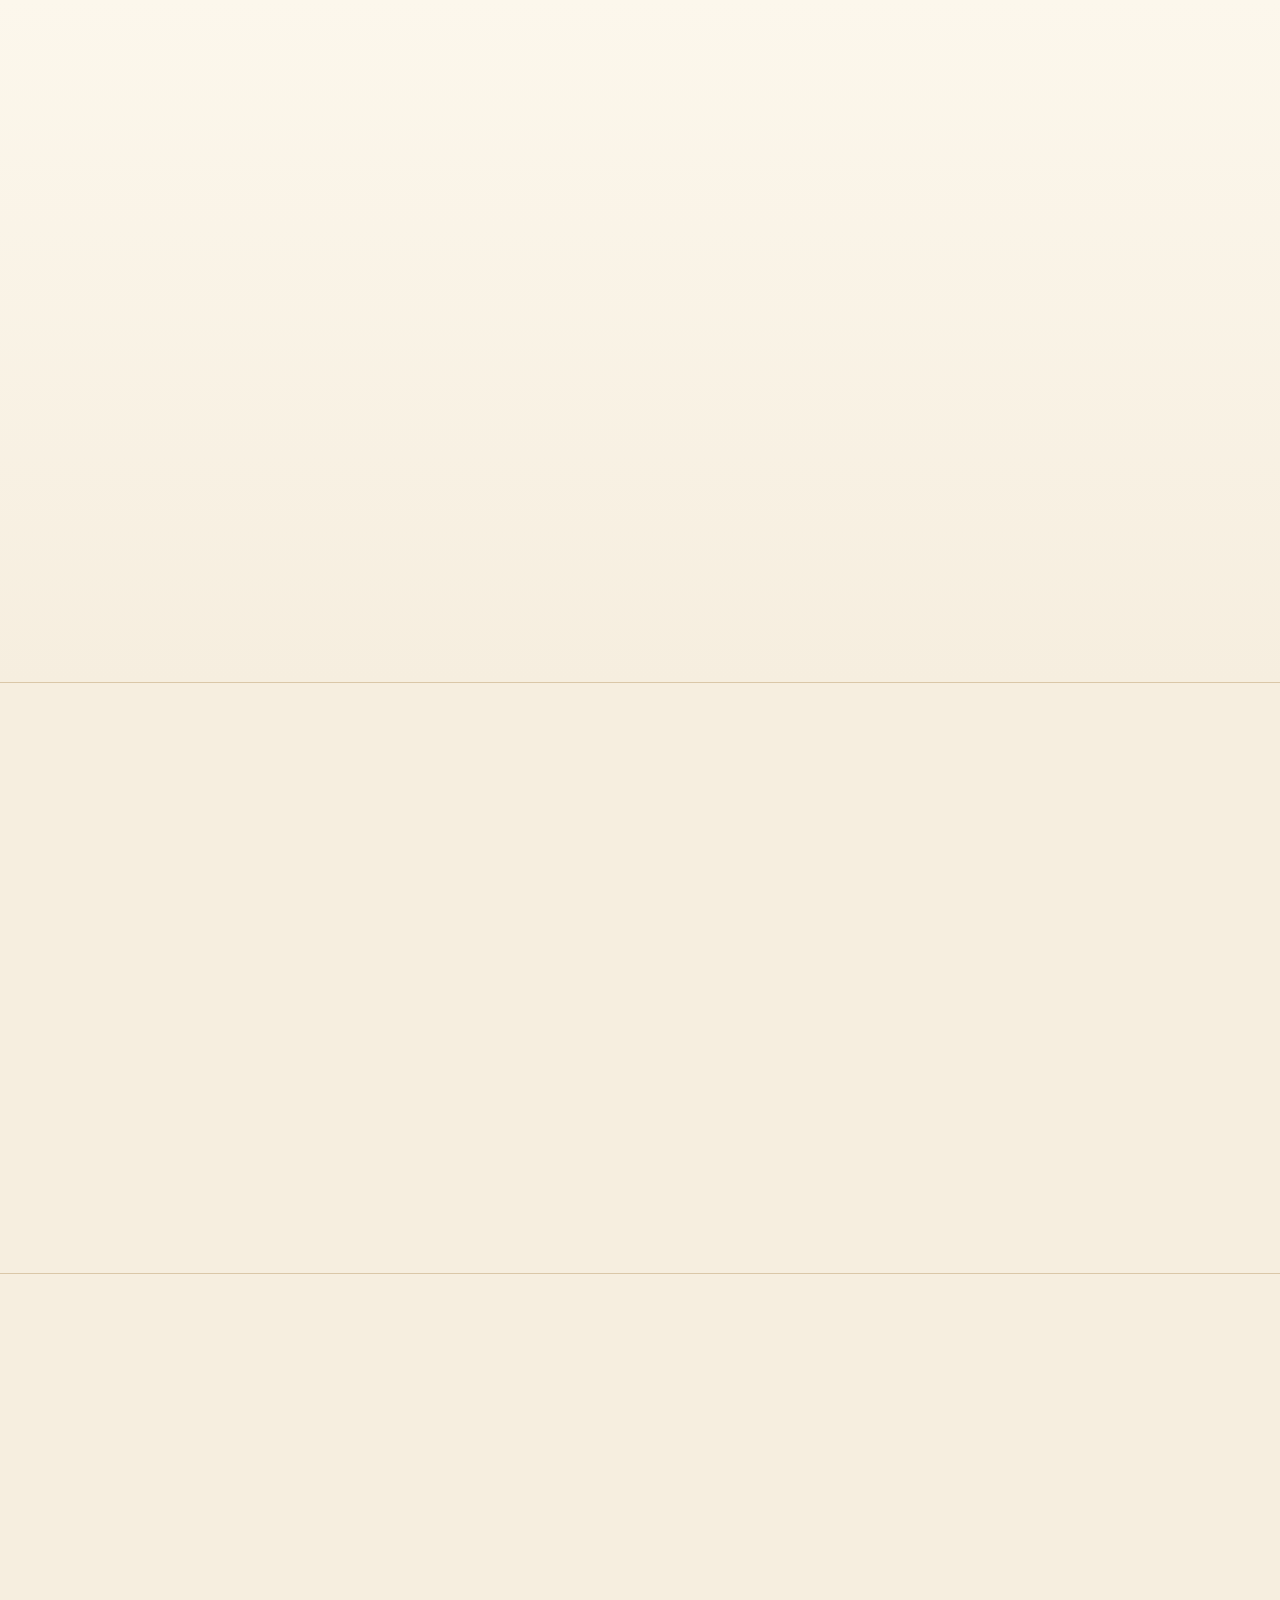
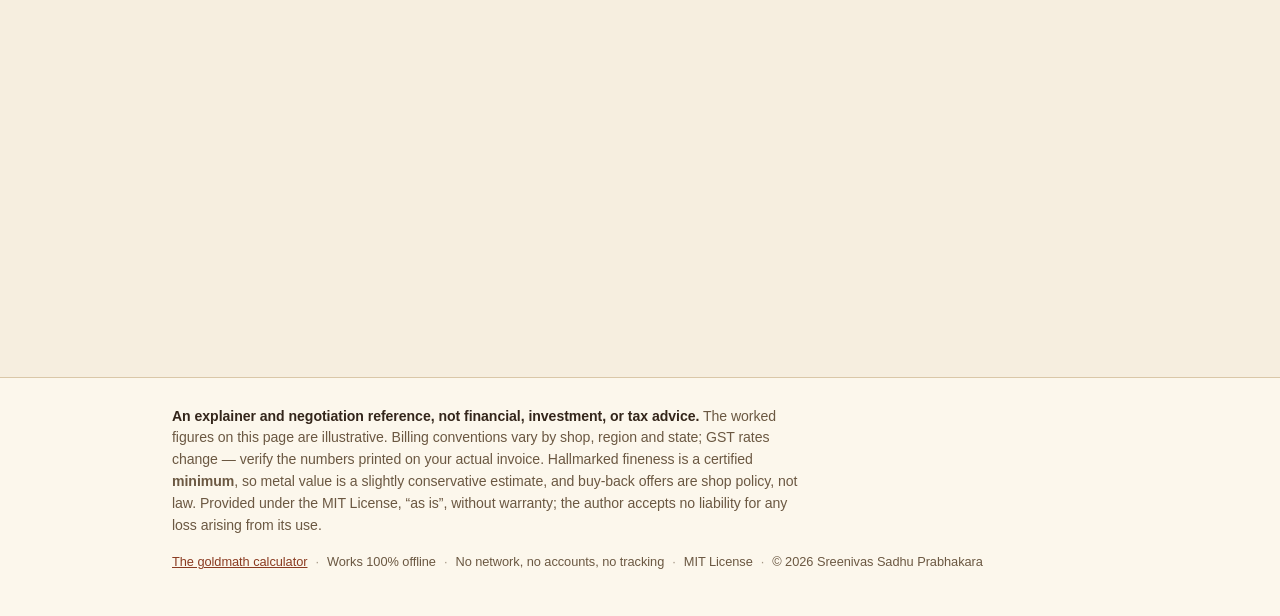
<file: index.html>
<!doctype html>
<html lang="en">
<head>
  <meta charset="utf-8">
  <meta name="viewport" content="width=device-width, initial-scale=1">
  <meta http-equiv="Content-Security-Policy" content="default-src 'self'; connect-src 'none'; img-src 'self' data:; base-uri 'none'; form-action 'none'; frame-ancestors 'none'; object-src 'none'">
  <title>How a gold jewellery price is built — making charges, wastage &amp; GST explained</title>
  <meta name="description" content="An animated explainer of how a gold jewellery bill is built — metal value, wastage, making charges and GST — and which rupees are fixed and which are negotiable. Runs offline, tracks nothing.">
  <meta name="color-scheme" content="dark light">
  <link rel="canonical" href="https://sreenivas-sadhu-prabhakara.github.io/goldmath-explained/">
  <meta name="robots" content="index, follow, max-image-preview:large">
  <meta name="author" content="Sreenivas Sadhu Prabhakara">
  <meta name="keywords" content="how gold jewellery price is calculated, gold making charges explained, wastage charges gold, GST on gold jewellery, negotiable making charges, BIS hallmark 916 explained, gold buyback melt value, gold price breakdown">
  <meta name="theme-color" content="#241711" media="(prefers-color-scheme: dark)">
  <meta name="theme-color" content="#F6EEDF" media="(prefers-color-scheme: light)">

  <!-- Open Graph -->
  <meta property="og:type" content="website">
  <meta property="og:site_name" content="goldmath — explained">
  <meta property="og:title" content="How a gold jewellery price is built — making charges, wastage &amp; GST explained">
  <meta property="og:description" content="An animated walk-through of the jeweller's quote: which rupees are FIXED (metal + GST) and which are NEGOTIABLE (making + wastage).">
  <meta property="og:url" content="https://sreenivas-sadhu-prabhakara.github.io/goldmath-explained/">
  <meta property="og:locale" content="en_IN">
  <meta property="og:image" content="https://sreenivas-sadhu-prabhakara.github.io/goldmath-explained/og-image.png">
  <meta property="og:image:width" content="1200">
  <meta property="og:image:height" content="630">
  <meta property="og:image:alt" content="A debossed 916 hallmark punch above a fixed / negotiable gold-price split bar">

  <!-- Twitter -->
  <meta name="twitter:card" content="summary_large_image">
  <meta name="twitter:title" content="How a gold jewellery price is built — making charges, wastage &amp; GST explained">
  <meta name="twitter:description" content="An animated walk-through of the jeweller's quote: which rupees are fixed and which are negotiable. Private, offline.">
  <meta name="twitter:image" content="https://sreenivas-sadhu-prabhakara.github.io/goldmath-explained/og-image.png">
  <meta name="twitter:image:alt" content="A debossed 916 hallmark punch above a fixed / negotiable gold-price split bar">

  <link rel="stylesheet" href="styles.css">
  <link rel="icon" href="favicon.svg" type="image/svg+xml">
  <link rel="apple-touch-icon" href="apple-touch-icon.png">
  <link rel="manifest" href="manifest.webmanifest">

  <!-- Structured data (data block; not affected by script-src) -->
  <script type="application/ld+json">
  {
    "@context": "https://schema.org",
    "@type": "WebApplication",
    "name": "goldmath — explained",
    "description": "An animated, offline explainer of how a gold jewellery price is built from metal value, wastage, making charges and GST, and which parts of the bill are fixed and which are negotiable. Links to the free goldmath calculator.",
    "url": "https://sreenivas-sadhu-prabhakara.github.io/goldmath-explained/",
    "applicationCategory": "EducationApplication",
    "operatingSystem": "Any (modern web browser)",
    "browserRequirements": "Requires a modern web browser.",
    "isAccessibleForFree": true,
    "offers": { "@type": "Offer", "price": "0", "priceCurrency": "INR" },
    "license": "https://opensource.org/licenses/MIT",
    "author": { "@type": "Person", "name": "Sreenivas Sadhu Prabhakara" },
    "softwareVersion": "0.1.0",
    "featureList": [
      "Animated breakdown of a gold jewellery bill line by line",
      "Explains metal value using stamped BIS fineness (916, not 22/24)",
      "Shows wastage and making charges as the negotiable rupees",
      "Explains the two GST conventions on gold",
      "Explains buy-back / melt value and why making charges never return",
      "Runs 100% offline — the page blocks every network request"
    ]
  }
  </script>
  <script type="application/ld+json">
  {
    "@context": "https://schema.org",
    "@type": "FAQPage",
    "mainEntity": [
      {
        "@type": "Question",
        "name": "How is a gold jewellery price calculated?",
        "acceptedAnswer": {
          "@type": "Answer",
          "text": "A gold jewellery bill is metal value (gross weight times the stamped BIS fineness times the rate) plus wastage, plus making charges, plus GST, plus any stones. Metal value and GST are effectively fixed; wastage and making charges are shop policy and therefore negotiable. This explainer animates each of those layers."
        }
      },
      {
        "@type": "Question",
        "name": "Which parts of a gold bill are negotiable?",
        "acceptedAnswer": {
          "@type": "Answer",
          "text": "The making charges and wastage (VA) are pure shop policy, so they are the negotiable rupees. The metal value follows the board rate and the hallmarked purity, and GST is statutory — those are fixed. Knowing the exact negotiable figure is the whole point of the goldmath calculator."
        }
      },
      {
        "@type": "Question",
        "name": "Why is 22-carat gold stamped 916 and not 22 by 24?",
        "acceptedAnswer": {
          "@type": "Answer",
          "text": "Under BIS standard IS 1417, hallmarked 22-carat gold is stamped 916 — a certified minimum of 91.6% purity — rather than 22/24 which is 91.667%. Using the stamped fineness makes the metal-value estimate slightly conservative and honest."
        }
      },
      {
        "@type": "Question",
        "name": "Does this explainer or the goldmath app track what I am pricing?",
        "acceptedAnswer": {
          "@type": "Answer",
          "text": "No. Both pages set a Content-Security-Policy with connect-src 'none', so the browser itself physically blocks every network request. There are no fonts, scripts, images, or analytics loaded from anywhere else. Nothing about what you are pricing can leave your device."
        }
      }
    ]
  }
  </script>
</head>
<body>
  <a class="skip-link" href="#main">Skip to the explainer</a>

  <!-- progress rail -->
  <div class="rail" aria-hidden="true"><span class="rail__fill" id="railFill"></span></div>

  <!-- ============ HERO ============ -->
  <header class="hero" id="top">
    <div class="hero__inner reveal">
      <div class="brand">
        <svg class="brand__mark" viewBox="0 0 32 32" aria-hidden="true">
          <rect width="32" height="32" rx="7" fill="#C1552F"/>
          <rect x="3" y="3" width="26" height="26" rx="5" fill="none" stroke="#8A3B21" stroke-width="1.6"/>
          <text x="16" y="21.5" text-anchor="middle" font-family="system-ui, -apple-system, sans-serif" font-weight="800" font-size="13" letter-spacing="-0.5" fill="#FCF7EC">916</text>
        </svg>
        <span class="brand__word">goldmath</span>
        <span class="brand__tag">explained</span>
      </div>
      <p class="eyebrow">BIS purity &middot; wastage &middot; making &middot; GST &middot; the negotiable split</p>
      <h1 class="hero__title">How a gold jewellery price is built&nbsp;&mdash; making charges, wastage &amp; GST explained</h1>
      <p class="hero__lede">
        At the counter you're handed one number. Inside it are rupees that are effectively
        <span class="hl hl--fix">fixed</span> and rupees that are pure shop policy&mdash;and therefore
        <span class="hl hl--neg">negotiable</span>. Scroll to watch the bill come apart, layer by layer.
      </p>
      <div class="hero__cta">
        <a class="btn btn--primary" href="https://sreenivas-sadhu-prabhakara.github.io/goldmath/">Open the goldmath calculator</a>
        <a class="btn btn--ghost" href="#problem">See how it works</a>
      </div>
      <p class="scrollcue" aria-hidden="true"><span>scroll</span><svg viewBox="0 0 24 24" width="20" height="20"><path d="M12 4v14m0 0l-6-6m6 6l6-6" fill="none" stroke="currentColor" stroke-width="2" stroke-linecap="round" stroke-linejoin="round"/></svg></p>
    </div>
  </header>

  <main id="main">

    <!-- ============ 1. THE PROBLEM ============ -->
    <section class="scene" id="problem" aria-labelledby="problemHeading">
      <div class="scene__inner reveal">
        <p class="scene__kicker">The problem</p>
        <h2 class="scene__title" id="problemHeading">The shop shows you a total. It hides the split.</h2>
        <p class="scene__body">
          You ask the price of a bangle. The reply is a single figure &mdash; say <strong>&#8377;1,08,000</strong>.
          Whether that's fair depends entirely on numbers the shop didn't break out. Most online
          &ldquo;gold calculators&rdquo; make it worse: they fetch a <em>live</em> rate you can't check against the
          board in front of you, or they quietly fold making charges into the metal price.
        </p>
        <div class="lump" aria-hidden="true">
          <div class="lump__coin">
            <svg viewBox="0 0 120 120"><circle cx="60" cy="60" r="54" class="coin__disc"/><circle cx="60" cy="60" r="44" class="coin__ring"/><text x="60" y="72" text-anchor="middle" class="coin__num">916</text></svg>
          </div>
          <div class="lump__total">
            <span class="lump__label">The one number you get</span>
            <span class="lump__num" data-count="108000">&#8377;1,08,000</span>
            <span class="lump__q">&hellip; built from what?</span>
          </div>
        </div>
      </div>
    </section>

    <!-- ============ 2. THE STACK / HOW IT SOLVES ============ -->
    <section class="scene scene--stack" id="stack" aria-labelledby="stackHeading">
      <div class="scene__inner reveal">
        <p class="scene__kicker">How it comes apart</p>
        <h2 class="scene__title" id="stackHeading">Rebuild the total from what you can see on the board.</h2>
        <p class="scene__body">
          Enter the gross weight, pick the hallmark purity, type the rate off the board, add the
          wastage and making the shop quoted, and the bill rebuilds itself line by line. Watch each
          layer stack up &mdash; and note the stamp on the right of every line.
        </p>

        <ul class="stack" id="stackList" aria-label="The layers that make up a gold jewellery bill">
          <li class="layer layer--fix" style="--i:0">
            <span class="layer__bar"><span class="layer__fill"></span></span>
            <span class="layer__name">Metal value <em>10&nbsp;g &times; 916 &times; rate</em></span>
            <span class="layer__val">&#8377;91,600</span>
            <span class="stamp stamp--fix">&#9670;&nbsp;Fixed</span>
          </li>
          <li class="layer layer--neg" style="--i:1">
            <span class="layer__bar"><span class="layer__fill"></span></span>
            <span class="layer__name">Wastage (VA) <em>8% of weight, at metal rate</em></span>
            <span class="layer__val">&#8377;7,328</span>
            <span class="stamp stamp--neg">&#9671;&nbsp;Negotiable</span>
          </li>
          <li class="layer layer--neg" style="--i:2">
            <span class="layer__bar"><span class="layer__fill"></span></span>
            <span class="layer__name">Making charges <em>&#8377;550 / gram</em></span>
            <span class="layer__val">&#8377;5,500</span>
            <span class="stamp stamp--neg">&#9671;&nbsp;Negotiable</span>
          </li>
          <li class="layer layer--fix" style="--i:3">
            <span class="layer__bar"><span class="layer__fill"></span></span>
            <span class="layer__name">GST <em>3% composite on the value</em></span>
            <span class="layer__val">&#8377;3,132</span>
            <span class="stamp stamp--fix">&#9670;&nbsp;Fixed</span>
          </li>
        </ul>
        <p class="stack__note">
          A worked example: 10&nbsp;g at 22K&nbsp;<strong>916</strong>, a 24K board rate of
          &#8377;10,000/g, 8% wastage, &#8377;550/g making, composite 3% GST.
        </p>
      </div>
    </section>

    <!-- ============ 3. THE MOTIF: FIXED VS NEGOTIABLE SPLIT ============ -->
    <section class="scene scene--split" id="split" aria-labelledby="splitHeading">
      <div class="scene__inner reveal">
        <p class="scene__kicker">The headline</p>
        <h2 class="scene__title" id="splitHeading">Now colour it: which rupees can actually move?</h2>
        <p class="scene__body">
          Metal value and GST follow the rate and the law &mdash; they're <span class="hl hl--fix">fixed</span>.
          Wastage and making charges are shop policy &mdash; they're <span class="hl hl--neg">negotiable</span>.
          goldmath puts that one figure at the top of every quote.
        </p>

        <div class="splitcard">
          <div class="splitcard__headline">
            <span class="splitcard__label">Negotiable</span>
            <span class="splitcard__big">&#8377;12,828</span>
            <span class="splitcard__sub">&asymp;&nbsp;12% of this quote</span>
          </div>
          <div class="splitbar" role="img" aria-label="About 88% of this quote is fixed metal value and GST; about 12% is negotiable making and wastage">
            <span class="splitbar__seg splitbar__seg--fix" id="segFix"><span class="splitbar__tick">&#9670; Fixed</span></span>
            <span class="splitbar__seg splitbar__seg--neg" id="segNeg"><span class="splitbar__tick">&#9671; Negotiable</span></span>
          </div>
          <div class="splitcard__legend">
            <span class="tag tag--fix">&#9670; Fixed &mdash; metal + GST <b>&#8377;94,732</b></span>
            <span class="tag tag--neg">&#9671; Negotiable &mdash; making + wastage <b>&#8377;12,828</b></span>
          </div>
        </div>
        <p class="split__foot">The dashed edge on the negotiable side is an invitation: that's where the strike-through goes.</p>
      </div>
    </section>

    <!-- ============ 4. THE HALLMARK / 916 ============ -->
    <section class="scene scene--hallmark" id="hallmark" aria-labelledby="hallmarkHeading">
      <div class="scene__inner reveal">
        <p class="scene__kicker">The honest number</p>
        <h2 class="scene__title" id="hallmarkHeading">It uses the stamp, not the fraction.</h2>
        <div class="hallmark">
          <div class="punch" aria-hidden="true"><span>916</span></div>
          <div class="hallmark__body">
            <p class="scene__body">
              Under BIS standard IS&nbsp;1417, hallmarked 22-carat gold is stamped <strong>916</strong> &mdash; a
              certified <em>minimum</em> of 91.6% purity. The tempting shortcut is 22&nbsp;&divide;&nbsp;24&nbsp;=&nbsp;91.667%.
              goldmath deliberately uses the stamped <strong>916/1000</strong>, so the metal value is a slightly
              conservative, honest estimate rather than a rosy one. Every purity grade &mdash; 14K585 up to 24K995 &mdash;
              is cited to its source with the date it was verified.
            </p>
          </div>
        </div>
      </div>
    </section>

    <!-- ============ 5. THE PRIVACY GUARANTEE ============ -->
    <section class="scene scene--privacy" id="privacy" aria-labelledby="privacyHeading">
      <div class="scene__inner reveal">
        <p class="scene__kicker">Enforced, not promised</p>
        <h2 class="scene__title" id="privacyHeading">It can't leak what you're pricing &mdash; the browser blocks it.</h2>
        <div class="privacy">
          <div class="privacy__diagram" role="img" aria-label="Diagram: the app runs inside your browser; an outbound network request is blocked by the page's own security policy">
            <div class="node node--app">Your quote<br><small>runs in this browser</small></div>
            <div class="wall">
              <span class="wall__arrow"></span>
              <span class="wall__x">&#10005;</span>
              <span class="wall__caption">connect&#8209;src&nbsp;'none'</span>
            </div>
            <div class="node node--net">The&nbsp;internet<br><small>never reached</small></div>
          </div>
          <p class="scene__body">
            A strict Content-Security-Policy sets <code>connect-src 'none'</code>. That means the page
            <strong>cannot</strong> make a network request even if it tried &mdash; no live rate is fetched, no
            analytics fire, nothing about your bangle ever leaves the device. There are no external fonts,
            scripts, or images either. Saved quotes live only in your browser's local storage.
          </p>
        </div>
      </div>
    </section>

    <!-- ============ 6. FEATURE TOUR ============ -->
    <section class="scene scene--tour" id="tour" aria-labelledby="tourHeading">
      <div class="scene__inner reveal">
        <p class="scene__kicker">What else it does</p>
        <h2 class="scene__title" id="tourHeading">A short tour of the calculator.</h2>
        <ul class="tour">
          <li class="feat" style="--i:0">
            <span class="feat__mark" aria-hidden="true">&#8644;</span>
            <h3 class="feat__title">Verify a bill</h3>
            <p>Type the total the shop wrote down and goldmath back-solves the implied making charge &mdash; the number to open your haggle with.</p>
          </li>
          <li class="feat" style="--i:1">
            <span class="feat__mark" aria-hidden="true">&#9878;</span>
            <h3 class="feat__title">Buy-back / melt value</h3>
            <p>The honest ceiling on what the same ornament fetches on exchange &mdash; net weight &times; fineness &times; rate, with making, wastage and GST stripped out.</p>
          </li>
          <li class="feat" style="--i:2">
            <span class="feat__mark" aria-hidden="true">&#9707;</span>
            <h3 class="feat__title">Compare two shops</h3>
            <p>Set Quote&nbsp;A and Quote&nbsp;B for the same ornament and see whose making + wastage is higher, and by exactly how much.</p>
          </li>
          <li class="feat" style="--i:3">
            <span class="feat__mark" aria-hidden="true">&#167;</span>
            <h3 class="feat__title">Two GST conventions</h3>
            <p>Composite 3% on the full value, or split 3% on goods + 5% on separately-billed making. The active assumption is always printed, never silent.</p>
          </li>
          <li class="feat" style="--i:4">
            <span class="feat__mark" aria-hidden="true">&#128190;</span>
            <h3 class="feat__title">Save &amp; print</h3>
            <p>Name and save quotes in your browser, copy a text summary, or print to PDF &mdash; no accounts, no cloud.</p>
          </li>
          <li class="feat" style="--i:5">
            <span class="feat__mark" aria-hidden="true">&#128269;</span>
            <h3 class="feat__title">Cited constants</h3>
            <p>Every purity grade, GST rate and the tola conversion is shown with its source and verified-on date. The maths reads those numbers &mdash; it never duplicates them.</p>
          </li>
        </ul>
      </div>
    </section>

    <!-- ============ 7. CTA ============ -->
    <section class="scene scene--cta" id="cta" aria-labelledby="ctaHeading">
      <div class="scene__inner reveal">
        <div class="finalcard">
          <div class="punch punch--sm" aria-hidden="true"><span>916</span></div>
          <h2 class="finalcard__title" id="ctaHeading">Now price the real thing.</h2>
          <p class="finalcard__body">
            Take the rate off the board, type it in, and see exactly which rupees you can push on.
            Free, offline, and it tells no one what you're buying.
          </p>
          <a class="btn btn--primary btn--lg" href="https://sreenivas-sadhu-prabhakara.github.io/goldmath/">Open the goldmath calculator &rarr;</a>
          <p class="finalcard__url">sreenivas-sadhu-prabhakara.github.io/goldmath</p>
        </div>
      </div>
    </section>
  </main>

  <!-- ============ FOOTER ============ -->
  <footer class="foot">
    <div class="foot__inner">
      <p class="foot__disclaimer">
        <strong>An explainer and negotiation reference, not financial, investment, or tax advice.</strong>
        The worked figures on this page are illustrative. Billing conventions vary by shop, region and
        state; GST rates change &mdash; verify the numbers printed on your actual invoice. Hallmarked
        fineness is a certified <em>minimum</em>, so metal value is a slightly conservative estimate, and
        buy-back offers are shop policy, not law. Provided under the MIT License, &ldquo;as is&rdquo;, without
        warranty; the author accepts no liability for any loss arising from its use.
      </p>
      <p class="foot__meta">
        <a href="https://sreenivas-sadhu-prabhakara.github.io/goldmath/">The goldmath calculator</a>
        <span class="foot__dot">&middot;</span>
        <span>Works 100% offline</span><span class="foot__dot">&middot;</span>
        <span>No network, no accounts, no tracking</span><span class="foot__dot">&middot;</span>
        <span>MIT&nbsp;License</span><span class="foot__dot">&middot;</span>
        <span>&copy; 2026 Sreenivas&nbsp;Sadhu&nbsp;Prabhakara</span>
      </p>
    </div>
  </footer>

  <script src="app.js" defer></script>
</body>
</html>
</file>
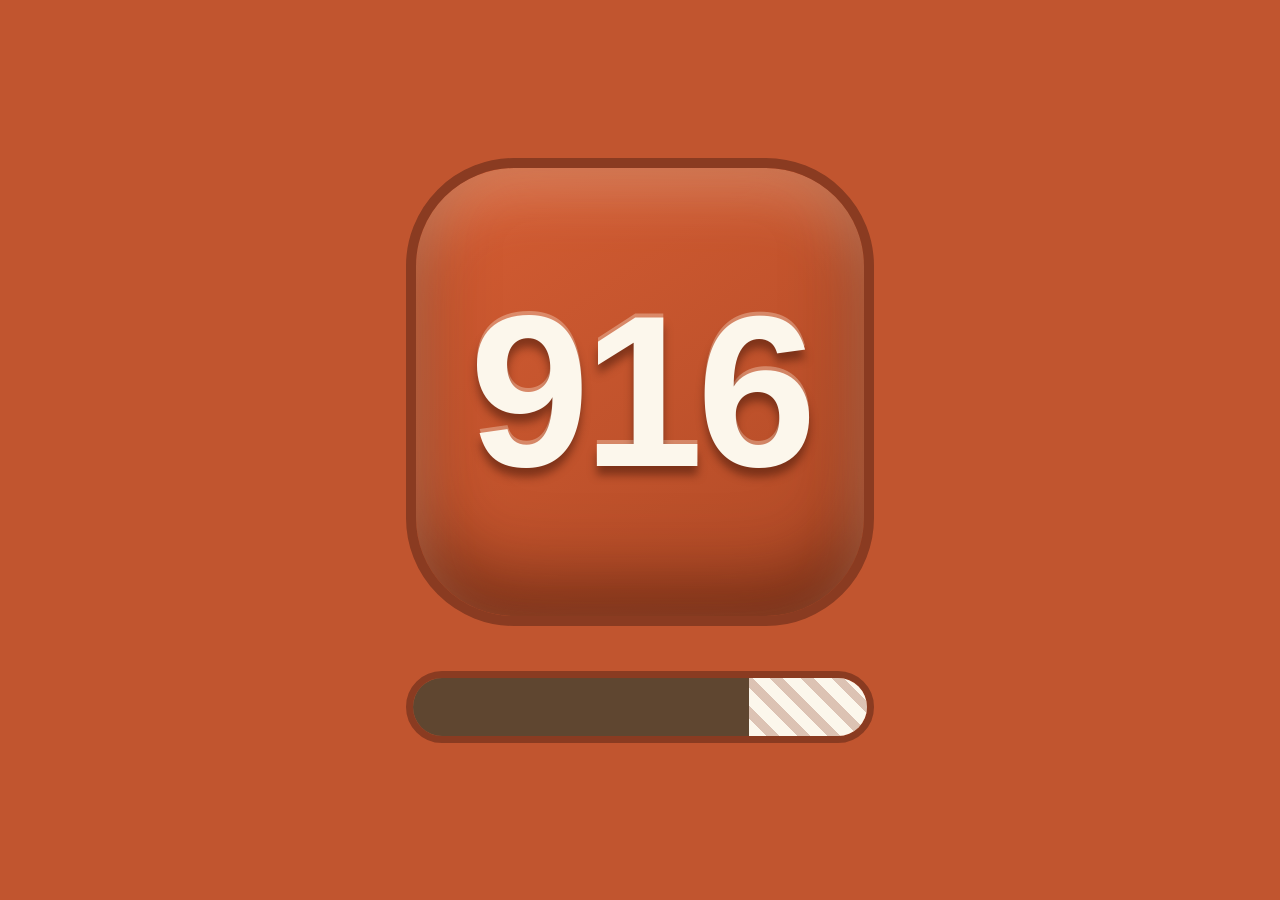
<file: assets/icon.html>
<!doctype html>
<html lang="en">
<head>
<meta charset="utf-8">
<style>
  * { box-sizing: border-box; margin: 0; padding: 0; }
  html, body { width: 100%; height: 100%; overflow: hidden; background: #C1552F; }
  body { display: grid; place-items: center; }
  /* 12% safe padding -> content fills the middle 76vmin */
  .art {
    width: 76vmin; height: 76vmin;
    display: flex; flex-direction: column; align-items: center; justify-content: center; gap: 5vmin;
  }
  .punch {
    width: 52vmin; height: 52vmin; border-radius: 12vmin;
    background: linear-gradient(145deg, #d55d33, #b04a26);
    display: grid; place-items: center;
    box-shadow: inset 0 3vmin 6vmin rgba(255,220,190,0.30),
                inset 0 -4vmin 8vmin rgba(60,20,8,0.55);
    border: 1.2vmin solid #8A3B21;
  }
  .punch span {
    font-family: ui-sans-serif, -apple-system, "Segoe UI", Roboto, sans-serif;
    font-size: 24vmin; font-weight: 800; letter-spacing: -0.03em; color: #FCF7EC;
    text-shadow: 0 1vmin 1vmin rgba(60,20,8,0.5), 0 -0.5vmin 0 rgba(255,235,215,0.35);
  }
  /* the fixed/negotiable split bar beneath the punch — the explainer's tell */
  .bar {
    width: 52vmin; height: 8vmin; border-radius: 999px; overflow: hidden; display: flex;
    border: 0.8vmin solid #8A3B21;
  }
  .bar .fix { width: 74%; background: #5f4630; }
  .bar .neg { width: 26%; background: #FCF7EC;
    background-image: repeating-linear-gradient(45deg, transparent, transparent 1.4vmin, rgba(138,59,33,0.28) 1.4vmin, rgba(138,59,33,0.28) 2.4vmin); }
</style>
</head>
<body>
  <div class="art">
    <div class="punch"><span>916</span></div>
    <div class="bar"><div class="fix"></div><div class="neg"></div></div>
  </div>
</body>
</html>
</file>
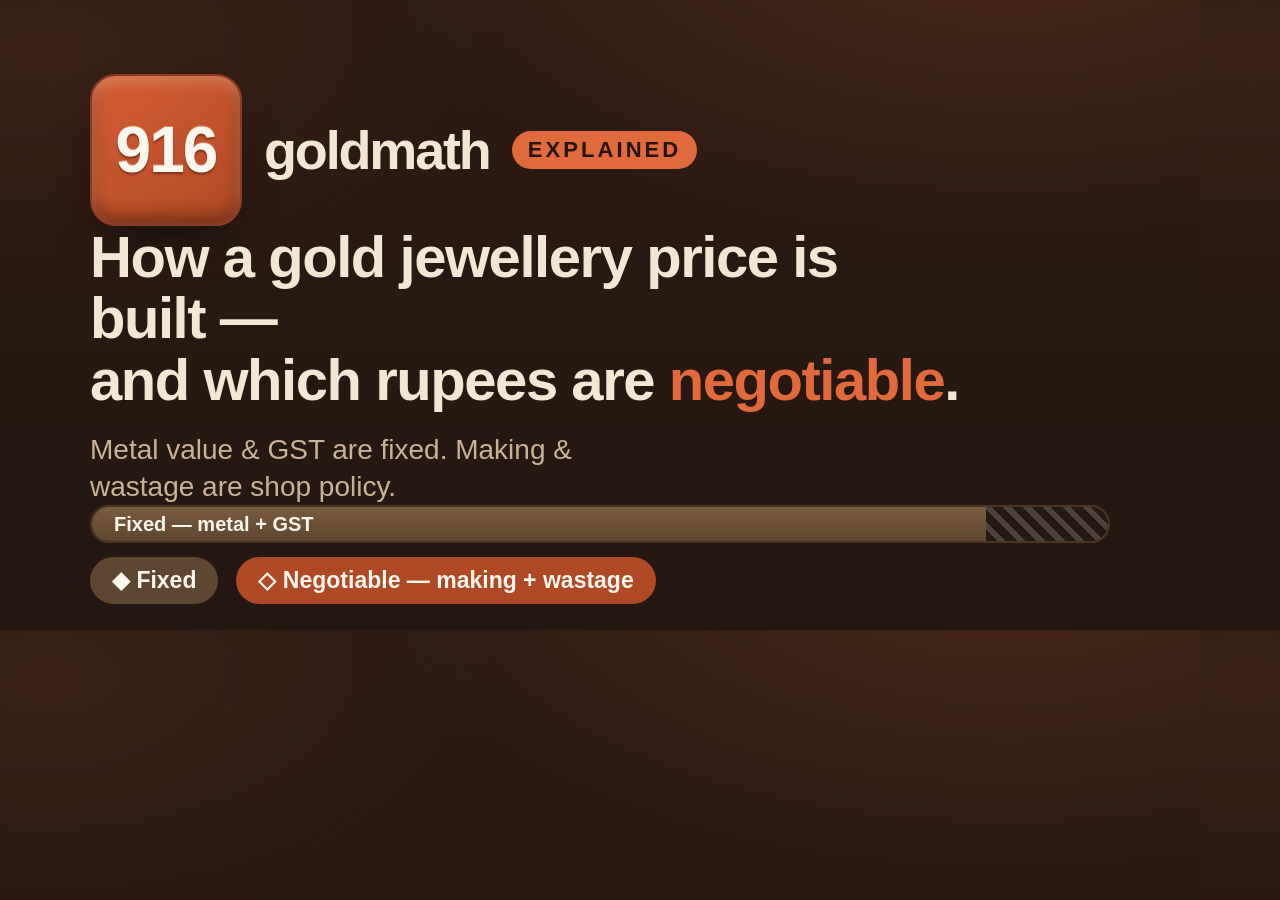
<file: assets/og.html>
<!doctype html>
<html lang="en">
<head>
<meta charset="utf-8">
<style>
  :root {
    --ink: #F2E7D4; --soft: #C9B295;
    --accent: #E06A3C; --accent-deep: #B04A26;
    --cream: #FCF7EC;
    --sans: ui-sans-serif, -apple-system, "Segoe UI", Roboto, "Noto Sans", sans-serif;
  }
  * { box-sizing: border-box; margin: 0; padding: 0; }
  html, body { width: 1200px; height: 630px; overflow: hidden; }
  body {
    position: relative; font-family: var(--sans); color: var(--ink);
    -webkit-font-smoothing: antialiased;
    background:
      radial-gradient(1100px 560px at 84% -12%, rgba(224,106,60,0.16), transparent 60%),
      radial-gradient(820px 460px at 4% 8%, rgba(193,85,47,0.10), transparent 55%),
      linear-gradient(180deg, #2b1a12 0%, #241711 100%);
  }
  .frame { position: absolute; inset: 0; padding: 74px 90px; display: flex; flex-direction: column; justify-content: space-between; }

  .brand { display: flex; align-items: center; gap: 22px; }
  .punch {
    width: 152px; height: 152px; border-radius: 26px;
    background: linear-gradient(145deg, #d55d33, #b04a26);
    display: grid; place-items: center;
    box-shadow: inset 0 6px 12px rgba(255,220,190,0.30),
                inset 0 -8px 16px rgba(60,20,8,0.55),
                0 22px 48px -20px rgba(0,0,0,0.7);
    border: 2px solid #8A3B21;
  }
  .punch span {
    font-size: 64px; font-weight: 800; letter-spacing: -0.03em; color: var(--cream);
    text-shadow: 0 2px 2px rgba(60,20,8,0.5), 0 -1px 0 rgba(255,235,215,0.35);
  }
  .brand__word { font-size: 54px; font-weight: 800; letter-spacing: -0.04em; }
  .brand__tag {
    font-size: 22px; font-weight: 700; text-transform: uppercase; letter-spacing: 0.14em;
    color: #24140C; background: var(--accent); padding: 6px 16px; border-radius: 999px;
  }

  .headline { max-width: 940px; }
  .headline h1 { font-size: 58px; font-weight: 800; letter-spacing: -0.025em; line-height: 1.06; }
  .headline h1 .neg { color: var(--accent); }
  .headline p { margin-top: 22px; font-size: 28px; font-weight: 500; color: var(--soft); max-width: 34ch; line-height: 1.3; }

  .splitwrap { display: flex; flex-direction: column; gap: 14px; }
  .bar { display: flex; height: 38px; border-radius: 999px; overflow: hidden; border: 2px solid #4A3324; }
  .bar .fix { width: 88%; background: linear-gradient(180deg,#7a5c3e,#5f4630); display: flex; align-items: center; padding-left: 22px; font-size: 20px; font-weight: 800; color: var(--cream); }
  .bar .neg { width: 12%; background: linear-gradient(180deg,#e2703f,#c1552f);
    background-image: repeating-linear-gradient(45deg, transparent, transparent 8px, rgba(255,255,255,0.18) 8px, rgba(255,255,255,0.18) 14px); }
  .legend { display: flex; gap: 18px; }
  .tag { display: inline-flex; align-items: center; gap: 11px; font-size: 23px; font-weight: 700; padding: 10px 22px; border-radius: 999px; }
  .tag.fix { background: #5f4630; color: var(--cream); }
  .tag.neg { background: var(--accent-deep); color: var(--cream); }
</style>
</head>
<body>
  <div class="frame">
    <div class="brand">
      <div class="punch"><span>916</span></div>
      <span class="brand__word">goldmath</span>
      <span class="brand__tag">explained</span>
    </div>

    <div class="headline">
      <h1>How a gold jewellery price is built&nbsp;—<br>and which rupees are <span class="neg">negotiable</span>.</h1>
      <p>Metal value &amp; GST are fixed. Making &amp; wastage are shop policy.</p>
    </div>

    <div class="splitwrap">
      <div class="bar"><div class="fix">Fixed — metal + GST</div><div class="neg"></div></div>
      <div class="legend">
        <span class="tag fix">◆ Fixed</span>
        <span class="tag neg">◇ Negotiable — making + wastage</span>
      </div>
    </div>
  </div>
</body>
</html>
</file>
<file: styles.css>
/* ============================================================
   goldmath — explained. Same warm terracotta clay + cream family
   as the goldmath app. The hallmark punch + fixed/negotiable split.
   Scroll-driven animated narrative. Light + dark. WCAG-AA in both.
   ============================================================ */

:root {
  /* Light: unfired slip cream */
  --bg:        #F6EEDF;
  --card:      #FCF7EC;
  --card2:     #F1E6D2;
  --ink:       #33251A;   /* kiln-smoke brown ink */
  --ink-soft:  #6B5842;
  --line:      #DAC7A8;
  --accent:    #B04A26;   /* terracotta — negotiable */
  --accent-deep:#8A3B21;  /* burnt clay */
  --fixed:     #4A382A;   /* kiln-brown — fixed */
  --neg-ink:   #FBF3E8;   /* text on terracotta */
  --fix-ink:   #FBF3E8;   /* text on kiln-brown */
  --ok:        #3E6B3A;

  --sans: ui-sans-serif, -apple-system, "Segoe UI", Roboto, "Noto Sans", sans-serif;
  --mono: ui-monospace, "SF Mono", "Cascadia Mono", Consolas, monospace;
  --radius: 14px;
  --radius-sm: 9px;
  --shadow: 0 14px 34px -22px rgba(60, 30, 12, 0.5);
  --deboss: inset 0 2px 3px rgba(60,30,12,0.28), inset 0 -1px 0 rgba(255,255,255,0.35);
  --wrap: 980px;
  --ease: cubic-bezier(0.22, 0.61, 0.36, 1);
}

@media (prefers-color-scheme: dark) {
  :root {
    --bg:        #241711;   /* fired clay */
    --card:      #2F1F16;
    --card2:     #3A281C;
    --ink:       #F2E7D4;   /* cream */
    --ink-soft:  #C9B295;
    --line:      #4A3324;
    --accent:    #E06A3C;   /* ember terracotta */
    --accent-deep:#F0895C;
    --fixed:     #E5D2B8;   /* light kiln for chip bg in dark */
    --neg-ink:   #24140C;
    --fix-ink:   #24140C;
    --ok:        #8FC27F;
    --shadow: 0 16px 40px -22px rgba(0,0,0,0.7);
    --deboss: inset 0 2px 4px rgba(0,0,0,0.5), inset 0 -1px 0 rgba(255,255,255,0.06);
  }
}

* { box-sizing: border-box; }
html { -webkit-text-size-adjust: 100%; scroll-behavior: smooth; }

body {
  margin: 0;
  background: var(--bg);
  color: var(--ink);
  font-family: var(--sans);
  font-size: 16px;
  line-height: 1.55;
  letter-spacing: -0.003em;
  -webkit-font-smoothing: antialiased;
  text-rendering: optimizeLegibility;
  overflow-x: hidden;
}

body::before {
  content: "";
  position: fixed; inset: 0; z-index: -1; pointer-events: none;
  background:
    radial-gradient(1100px 560px at 84% -10%, rgba(193,85,47,0.10), transparent 62%),
    radial-gradient(820px 460px at 6% 6%, rgba(138,59,33,0.06), transparent 55%);
}

h1, h2, h3 { margin: 0; font-weight: 800; letter-spacing: -0.02em; line-height: 1.12; }
p { margin: 0; }
em { font-style: normal; font-weight: 600; }
strong { font-weight: 800; }
code {
  font-family: var(--mono); font-size: 0.9em; font-weight: 700;
  background: var(--card2); padding: 1px 6px; border-radius: 5px; color: var(--accent-deep);
}
@media (prefers-color-scheme: dark) { code { color: var(--accent); } }

a { color: var(--accent-deep); }
@media (prefers-color-scheme: dark) { a { color: var(--accent-deep); } }

.skip-link {
  position: absolute; left: 12px; top: -60px;
  background: var(--accent); color: var(--neg-ink);
  padding: 10px 16px; border-radius: 10px; font-weight: 700;
  z-index: 50; transition: top 0.18s var(--ease); text-decoration: none;
}
.skip-link:focus { top: 12px; }

a:focus-visible, button:focus-visible {
  outline: 3px solid var(--accent);
  outline-offset: 2px;
  border-radius: 6px;
}

.hl { font-weight: 700; padding: 0 2px; border-radius: 4px; }
.hl--neg { color: var(--accent); }
.hl--fix { color: var(--fixed); }
@media (prefers-color-scheme: dark) { .hl--fix { color: var(--ink); } }

/* tabular numerals everywhere money lives */
.lump__num, .layer__val, .splitcard__big, .splitcard__sub, .tag b, .finalcard__url {
  font-variant-numeric: tabular-nums;
}

/* ============ PROGRESS RAIL ============ */
.rail {
  position: fixed; top: 0; left: 0; right: 0; height: 4px; z-index: 40;
  background: transparent;
}
.rail__fill {
  display: block; height: 100%; width: 0%;
  background: linear-gradient(90deg, var(--accent-deep), var(--accent));
  transition: width 0.1s linear;
}

/* ============ HERO ============ */
.hero {
  border-bottom: 1px solid var(--line);
  background: linear-gradient(180deg, var(--card) 0%, var(--bg) 100%);
}
.hero__inner {
  max-width: var(--wrap);
  margin: 0 auto;
  padding: 56px 22px 48px;
}
.brand { display: flex; align-items: center; gap: 13px; margin-bottom: 22px; }
.brand__mark { width: 46px; height: 46px; filter: drop-shadow(0 6px 14px rgba(60,30,12,0.35)); }
.brand__word { font-size: 1.5rem; font-weight: 800; letter-spacing: -0.04em; }
.brand__tag {
  font-size: 0.72rem; font-weight: 700; text-transform: uppercase; letter-spacing: 0.16em;
  color: var(--neg-ink); background: var(--accent); padding: 3px 9px; border-radius: 999px;
  align-self: center;
}

.eyebrow {
  font-size: 0.7rem; text-transform: uppercase; letter-spacing: 0.18em;
  color: var(--ink-soft); font-weight: 700; margin-bottom: 14px;
}
.hero__title { font-size: clamp(1.8rem, 5vw, 3.1rem); max-width: 20ch; }
.hero__lede {
  margin-top: 18px; max-width: 62ch; font-size: 1.08rem; color: var(--ink-soft);
}
.hero__cta { display: flex; gap: 12px; flex-wrap: wrap; margin-top: 26px; }

.scrollcue {
  margin-top: 40px; display: inline-flex; flex-direction: column; align-items: center; gap: 4px;
  color: var(--ink-soft); font-size: 0.72rem; text-transform: uppercase; letter-spacing: 0.16em;
}
.scrollcue svg { animation: bob 1.8s var(--ease) infinite; }
@keyframes bob { 0%,100% { transform: translateY(0); } 50% { transform: translateY(6px); } }

/* ============ BUTTONS ============ */
.btn {
  display: inline-flex; align-items: center; gap: 8px;
  font: inherit; font-weight: 700; cursor: pointer; text-decoration: none;
  border-radius: var(--radius-sm); padding: 12px 20px;
  border: 1px solid var(--line); background: var(--card2); color: var(--ink);
  transition: transform 0.08s var(--ease), box-shadow 0.18s var(--ease);
}
.btn:active { transform: translateY(1px); }
.btn--primary {
  background: var(--accent); color: var(--neg-ink); border-color: var(--accent-deep);
  box-shadow: 0 10px 26px -14px rgba(176,74,38,0.9);
}
.btn--primary:hover { box-shadow: 0 14px 30px -12px rgba(176,74,38,0.95); }
.btn--ghost { background: var(--card2); }
.btn--lg { padding: 15px 28px; font-size: 1.05rem; }

/* ============ SCENE SCAFFOLD ============ */
.scene { border-bottom: 1px solid var(--line); }
.scene__inner {
  max-width: var(--wrap); margin: 0 auto; padding: 68px 22px;
}
.scene__kicker {
  font-size: 0.72rem; text-transform: uppercase; letter-spacing: 0.18em;
  color: var(--accent-deep); font-weight: 800; margin-bottom: 10px;
}
@media (prefers-color-scheme: dark) { .scene__kicker { color: var(--accent); } }
.scene__title { font-size: clamp(1.4rem, 3.4vw, 2.1rem); max-width: 22ch; }
.scene__body {
  margin-top: 16px; max-width: 64ch; font-size: 1.05rem; color: var(--ink-soft);
}
.scene__body strong { color: var(--ink); }

/* scroll-reveal: default (motion) hidden state */
.reveal {
  opacity: 0; transform: translateY(26px);
  transition: opacity 0.7s var(--ease), transform 0.7s var(--ease);
}
.reveal.in { opacity: 1; transform: none; }

/* ============ 1. LUMP ============ */
.lump {
  margin-top: 34px; display: flex; align-items: center; gap: 28px; flex-wrap: wrap;
  background: var(--card); border: 1px solid var(--line); border-radius: var(--radius);
  padding: 26px 28px; box-shadow: var(--shadow); max-width: 620px;
}
.lump__coin { flex: 0 0 auto; }
.lump__coin svg { width: 108px; height: 108px; }
.coin__disc { fill: var(--accent); }
.coin__ring { fill: none; stroke: var(--accent-deep); stroke-width: 3; }
.coin__num { font-family: var(--sans); font-weight: 800; font-size: 30px; fill: var(--neg-ink); letter-spacing: -1px; }
.lump__coin { animation: spinCoin 9s linear infinite; transform-style: preserve-3d; }
@keyframes spinCoin { 0% { transform: rotateY(0); } 100% { transform: rotateY(360deg); } }
.lump__total { display: flex; flex-direction: column; }
.lump__label { font-size: 0.72rem; text-transform: uppercase; letter-spacing: 0.14em; color: var(--ink-soft); font-weight: 700; }
.lump__num { font-size: clamp(2rem, 6vw, 2.8rem); font-weight: 800; line-height: 1.05; margin-top: 4px; }
.lump__q { font-size: 1rem; color: var(--accent-deep); font-weight: 700; margin-top: 6px; }
@media (prefers-color-scheme: dark) { .lump__q { color: var(--accent); } }

/* ============ 2. THE STACK ============ */
.stack { list-style: none; margin: 34px 0 0; padding: 0; display: grid; gap: 12px; }
.layer {
  display: grid; grid-template-columns: 1fr auto auto; align-items: center; gap: 14px;
  padding: 16px 18px; border-radius: var(--radius-sm);
  background: var(--card); box-shadow: var(--deboss); position: relative; overflow: hidden;
  border-left: 4px solid transparent;
}
.layer--fix { border-left-color: var(--fixed); }
.layer--neg { border-left-style: dashed; border-left-color: var(--accent); }
.layer__bar {
  position: absolute; inset: 0; z-index: 0; pointer-events: none;
}
.layer__fill {
  position: absolute; left: 0; top: 0; bottom: 0; width: 0;
  transition: width 0.9s var(--ease); transition-delay: calc(var(--i) * 160ms + 200ms);
}
.layer--fix .layer__fill { background: linear-gradient(90deg, rgba(74,56,42,0.16), rgba(74,56,42,0.03)); }
.layer--neg .layer__fill { background: linear-gradient(90deg, rgba(176,74,38,0.20), rgba(176,74,38,0.04)); }
.in .layer--fix .layer__fill,
.in.layer--fix .layer__fill { width: 100%; }
/* when the whole list is revealed, fill each layer */
#stackList.in .layer__fill { width: 100%; }

.layer__name { position: relative; z-index: 1; font-weight: 700; }
.layer__name em { display: block; font-size: 0.82rem; color: var(--ink-soft); font-weight: 500; margin-top: 2px; }
.layer__val { position: relative; z-index: 1; font-weight: 800; font-size: 1.1rem; }
.stamp {
  position: relative; z-index: 1;
  font-size: 0.68rem; font-weight: 800; letter-spacing: 0.06em;
  padding: 5px 10px; border-radius: 6px; box-shadow: var(--deboss); white-space: nowrap;
}
.stamp--fix { background: var(--fixed); color: var(--fix-ink); }
.stamp--neg {
  background: var(--accent); color: var(--neg-ink);
  background-image: repeating-linear-gradient(45deg, transparent, transparent 5px, rgba(255,255,255,0.16) 5px, rgba(255,255,255,0.16) 9px);
}
.stack__note {
  margin-top: 16px; font-size: 0.9rem; color: var(--ink-soft);
  padding: 10px 14px; background: var(--card2); border-radius: var(--radius-sm);
  border-left: 3px solid var(--accent); max-width: 64ch;
}
.stack__note strong { color: var(--ink); }

/* stagger the layers when list reveals */
#stackList.in .layer { animation: layerIn 0.6s var(--ease) both; }
#stackList.in .layer { animation-delay: calc(var(--i) * 150ms); }
@keyframes layerIn { from { opacity: 0; transform: translateX(-18px); } to { opacity: 1; transform: none; } }

/* ============ 3. SPLIT CARD ============ */
.splitcard {
  margin-top: 34px; background: var(--card); border: 1px solid var(--line);
  border-radius: var(--radius); padding: 26px; box-shadow: var(--shadow);
}
.splitcard__headline { display: flex; flex-direction: column; align-items: flex-start; }
.splitcard__label {
  font-size: 0.72rem; text-transform: uppercase; letter-spacing: 0.16em;
  color: var(--accent-deep); font-weight: 800;
}
@media (prefers-color-scheme: dark) { .splitcard__label { color: var(--accent); } }
.splitcard__big { font-size: clamp(2.2rem, 7vw, 3.2rem); font-weight: 800; color: var(--accent-deep); line-height: 1; }
@media (prefers-color-scheme: dark) { .splitcard__big { color: var(--accent-deep); } }
.splitcard__sub { font-size: 1rem; color: var(--ink-soft); margin-top: 6px; }

.splitbar {
  display: flex; height: 40px; border-radius: 999px; overflow: hidden;
  margin: 18px 0 14px; border: 1px solid var(--line);
}
.splitbar__seg {
  height: 100%; display: flex; align-items: center; justify-content: center;
  font-size: 0.72rem; font-weight: 800; letter-spacing: 0.04em; color: var(--neg-ink);
  width: 0; transition: width 1s var(--ease) 0.15s; white-space: nowrap; overflow: hidden;
}
.splitbar__seg--fix { background: var(--fixed); color: var(--fix-ink); }
.splitbar__seg--neg {
  background: var(--accent);
  background-image: repeating-linear-gradient(45deg, transparent, transparent 6px, rgba(255,255,255,0.16) 6px, rgba(255,255,255,0.16) 10px);
  box-shadow: inset 3px 0 0 var(--accent-deep);
}
/* target widths set once revealed */
.in .splitbar__seg--fix, #segFix.grow { width: 88%; }
.in .splitbar__seg--neg, #segNeg.grow { width: 12%; }
.splitcard.grown .splitbar__seg--fix { width: 88%; }
.splitcard.grown .splitbar__seg--neg { width: 12%; }
.splitbar__tick { padding: 0 6px; }

.splitcard__legend { display: flex; gap: 12px; flex-wrap: wrap; }
.tag {
  display: inline-flex; gap: 7px; align-items: center;
  font-size: 0.86rem; font-weight: 700; padding: 8px 14px; border-radius: 999px;
}
.tag b { font-weight: 800; }
.tag--fix { background: var(--fixed); color: var(--fix-ink); }
.tag--neg { background: var(--accent); color: var(--neg-ink); }
.split__foot { margin-top: 16px; font-size: 0.9rem; color: var(--ink-soft); font-style: italic; }

/* ============ 4. HALLMARK ============ */
.hallmark { margin-top: 30px; display: flex; gap: 34px; align-items: center; flex-wrap: wrap; }
.punch {
  flex: 0 0 auto;
  width: 150px; height: 150px; border-radius: 26px;
  background: linear-gradient(145deg, #d55d33, #b04a26);
  display: grid; place-items: center;
  box-shadow: inset 0 5px 10px rgba(255,220,190,0.30),
              inset 0 -7px 14px rgba(60,20,8,0.55),
              0 18px 40px -18px rgba(0,0,0,0.55);
  border: 2px solid #8A3B21;
}
.punch span {
  font-family: var(--sans); font-size: 60px; font-weight: 800; letter-spacing: -0.03em; color: #FCF7EC;
  text-shadow: 0 2px 2px rgba(60,20,8,0.5), 0 -1px 0 rgba(255,235,215,0.35);
}
.in .punch { animation: stampIn 0.6s var(--ease) both 0.2s; }
@keyframes stampIn {
  0% { transform: scale(1.4); opacity: 0; }
  55% { transform: scale(0.94); opacity: 1; }
  100% { transform: scale(1); }
}
.hallmark__body { flex: 1 1 340px; }

/* ============ 5. PRIVACY ============ */
.privacy { margin-top: 30px; display: grid; gap: 26px; }
.privacy__diagram {
  display: grid; grid-template-columns: 1fr auto 1fr; align-items: center; gap: 8px;
  background: var(--card); border: 1px solid var(--line); border-radius: var(--radius);
  padding: 26px 20px; box-shadow: var(--shadow); text-align: center;
}
.node {
  padding: 18px 12px; border-radius: var(--radius-sm); font-weight: 800; font-size: 0.98rem;
}
.node small { display: block; font-weight: 500; font-size: 0.78rem; color: var(--ink-soft); margin-top: 4px; }
.node--app { background: var(--card2); border: 1px solid var(--line); box-shadow: var(--deboss); }
.node--net { background: transparent; border: 1px dashed var(--line); color: var(--ink-soft); }
.wall {
  position: relative; display: flex; flex-direction: column; align-items: center; gap: 6px;
  padding: 0 6px; min-width: 96px;
}
.wall__arrow {
  position: relative; width: 66px; height: 3px; background: var(--accent);
  border-radius: 2px;
}
.wall__arrow::after {
  content: ""; position: absolute; right: -2px; top: -4px;
  border: 6px solid transparent; border-left-color: var(--accent);
}
.in .wall__arrow { animation: pulseBlock 2.4s var(--ease) infinite; }
@keyframes pulseBlock {
  0%, 60%, 100% { opacity: 0.35; transform: scaleX(0.7); transform-origin: left; }
  30% { opacity: 1; transform: scaleX(1); }
}
.wall__x {
  position: absolute; left: 50%; top: -2px; transform: translateX(-50%);
  font-size: 1.6rem; font-weight: 900; color: var(--accent-deep);
  text-shadow: 0 0 0 var(--bg);
}
@media (prefers-color-scheme: dark) { .wall__x { color: var(--accent); } }
.wall__caption { font-family: var(--mono); font-size: 0.72rem; font-weight: 700; color: var(--ink-soft); margin-top: 10px; }

/* ============ 6. TOUR ============ */
.tour {
  list-style: none; margin: 34px 0 0; padding: 0;
  display: grid; gap: 14px; grid-template-columns: repeat(auto-fit, minmax(240px, 1fr));
}
.feat {
  background: var(--card); border: 1px solid var(--line); border-radius: var(--radius);
  padding: 20px; box-shadow: var(--shadow);
}
.in .feat { animation: featIn 0.55s var(--ease) both; animation-delay: calc(var(--i) * 90ms); }
@keyframes featIn { from { opacity: 0; transform: translateY(16px); } to { opacity: 1; transform: none; } }
.feat__mark {
  display: inline-grid; place-items: center; width: 40px; height: 40px; border-radius: 10px;
  background: var(--card2); color: var(--accent-deep); font-size: 1.25rem; box-shadow: var(--deboss);
}
@media (prefers-color-scheme: dark) { .feat__mark { color: var(--accent); } }
.feat__title { font-size: 1.05rem; margin: 12px 0 6px; }
.feat p { font-size: 0.92rem; color: var(--ink-soft); }

/* ============ 7. FINAL CTA ============ */
.scene--cta { border-bottom: none; }
.finalcard {
  margin-top: 10px; text-align: center;
  background: var(--card); border: 1px solid var(--line); border-radius: var(--radius);
  padding: 44px 28px 40px; box-shadow: var(--shadow);
  display: flex; flex-direction: column; align-items: center; gap: 16px;
}
.punch--sm { width: 92px; height: 92px; border-radius: 18px; }
.punch--sm span { font-size: 38px; }
.finalcard__title { font-size: clamp(1.6rem, 4vw, 2.3rem); }
.finalcard__body { max-width: 52ch; color: var(--ink-soft); font-size: 1.05rem; }
.finalcard__url { font-family: var(--mono); font-size: 0.82rem; color: var(--ink-soft); }

/* ============ FOOTER ============ */
.foot { border-top: 1px solid var(--line); background: var(--card); }
.foot__inner { max-width: var(--wrap); margin: 0 auto; padding: 28px 22px 44px; }
.foot__disclaimer { font-size: 0.88rem; color: var(--ink-soft); max-width: 82ch; }
.foot__disclaimer strong { color: var(--ink); }
.foot__meta { margin-top: 16px; font-size: 0.8rem; color: var(--ink-soft); display: flex; flex-wrap: wrap; gap: 8px; align-items: center; }
.foot__dot { opacity: 0.6; }

/* ============ MOTION: reduced ============ */
@media (prefers-reduced-motion: reduce) {
  html { scroll-behavior: auto; }
  * { transition: none !important; animation: none !important; }
  .skip-link { transition: none; }
  /* everything is shown in its final, legible state */
  .reveal { opacity: 1; transform: none; }
  .layer__fill { width: 100%; }
  .splitbar__seg--fix { width: 88%; }
  .splitbar__seg--neg { width: 12%; }
  .scrollcue { display: none; }
}

/* ============ RESPONSIVE ============ */
@media (max-width: 560px) {
  .privacy__diagram { grid-template-columns: 1fr; gap: 18px; }
  .wall { flex-direction: row; min-width: 0; }
  .wall__arrow { transform: rotate(90deg); }
  .lump { flex-direction: column; text-align: center; align-items: center; }
  .layer { grid-template-columns: 1fr auto; }
  .layer .stamp { grid-column: 1 / -1; justify-self: start; }
}

/* ============ PRINT ============ */
@media print {
  :root {
    --bg: #fff; --card: #fff; --card2: #fff; --ink: #000; --ink-soft: #333;
    --line: #999; --accent: #8A3B21; --accent-deep: #8A3B21; --fixed: #333;
    --neg-ink: #fff; --fix-ink: #fff;
  }
  body::before, .rail, .scrollcue, .hero__cta { display: none !important; }
  .reveal { opacity: 1 !important; transform: none !important; }
  .scene, .lump, .splitcard, .privacy__diagram, .feat, .finalcard {
    box-shadow: none; break-inside: avoid; border: 1px solid #999;
  }
  a { color: #000; text-decoration: underline; }
}
</file>
